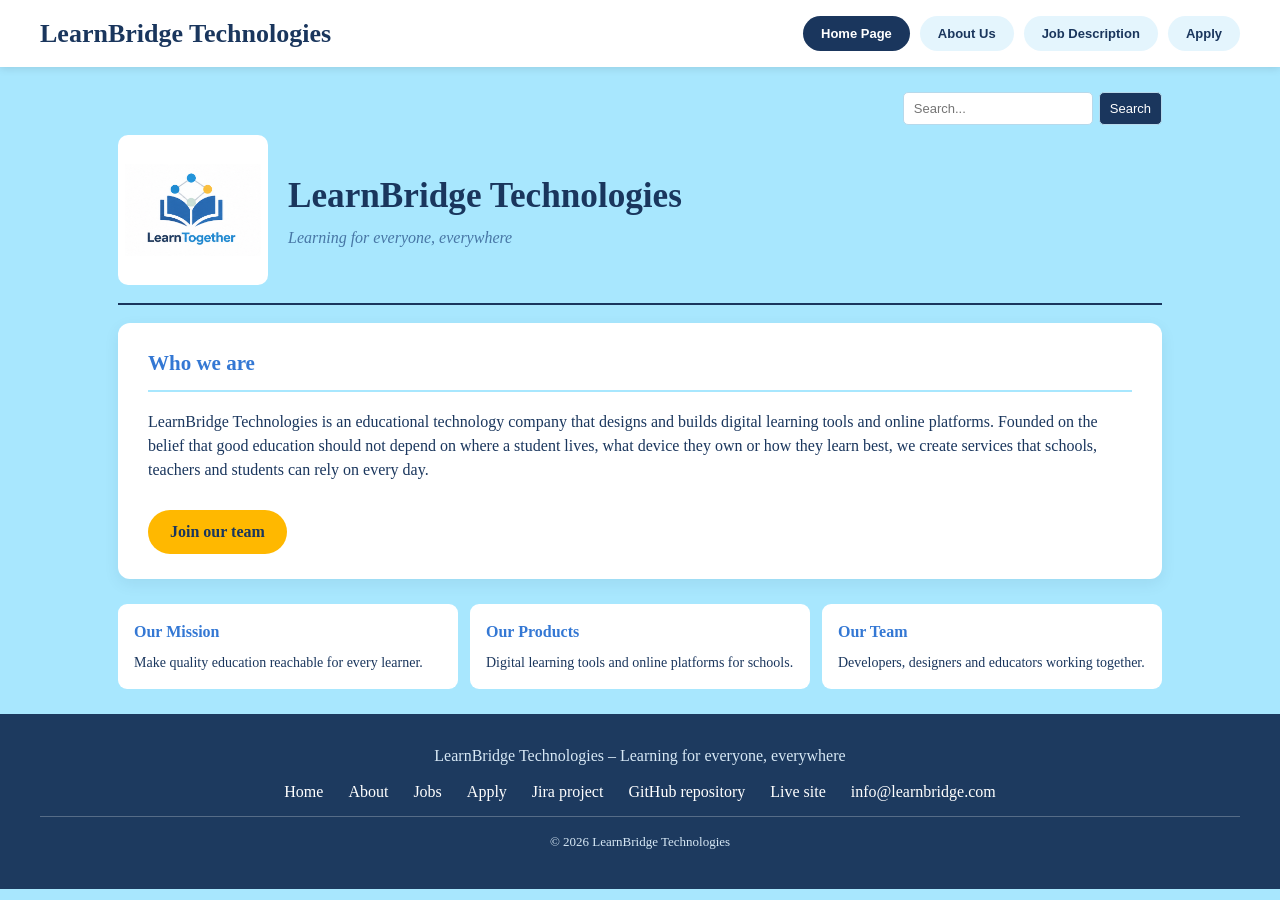
<file: index.html>
<!DOCTYPE html>
<html lang="en">
<head>
  <meta charset="UTF-8">
  <meta name="viewport" content="width=device-width, initial-scale=1">
  <meta name="description" content="LearnBridge Technologies builds digital learning tools for everyone.">
  <title>LearnBridge Technologies</title>
  <link rel="stylesheet" href="styles.css">
</head>
<body>
  <header class="navbar">
    <a class="logo" href="index.html">LearnBridge Technologies</a>
    <nav class="link" aria-label="Main navigation">
      <a href="index.html" class="button" aria-current="page">Home Page</a>
      <a href="about.html" class="button">About Us</a>
      <a href="jobs.html" class="button">Job Description</a>
      <a href="apply.html" class="button">Apply</a>
    </nav>
  </header>

  <main class="main">
    <div class="search-container">
      <input type="search" placeholder="Search..." class="search-input" aria-label="Search">
      <button type="button" class="search-input">Search</button>
    </div>

    <header class="hero">
      <img src="anhvscode.png" alt="LearnBridge logo">
      <div>
        <h1>LearnBridge Technologies</h1>
        <p class="slogan">Learning for everyone, everywhere</p>
      </div>
    </header>

    <hr class="hr">

    <section class="panel">
      <h2>Who we are</h2>
      <p>
        LearnBridge Technologies is an educational technology company that designs
        and builds digital learning tools and online platforms. Founded on the belief
        that good education should not depend on where a student lives, what device
        they own or how they learn best, we create services that schools, teachers
        and students can rely on every day.
      </p>
      <a href="jobs.html" class="join-button">Join our team</a>
    </section>

    <section class="cards">
      <div class="card">
        <h3>Our Mission</h3>
        <p>Make quality education reachable for every learner.</p>
      </div>
      <div class="card">
        <h3>Our Products</h3>
        <p>Digital learning tools and online platforms for schools.</p>
      </div>
      <div class="card">
        <h3>Our Team</h3>
        <p>Developers, designers and educators working together.</p>
      </div>
    </section>
  </main>

  <footer class="site-footer">
    <p>LearnBridge Technologies – Learning for everyone, everywhere</p>
    <ul class="footer-links">
      <li><a href="index.html">Home</a></li>
      <li><a href="about.html">About</a></li>
      <li><a href="jobs.html">Jobs</a></li>
      <li><a href="apply.html">Apply</a></li>
      <li><a href="https://swinburnestudent.atlassian.net/jira/software/projects/WWTP/boards/2">Jira project</a></li>
      <li><a href="https://github.com/DaoTuanNam29/Learnbridge-website">GitHub repository</a></li>
      <li><a href="https://daotuannam29.github.io/Learnbridge-website/">Live site</a></li>
      <li><a href="mailto:info@learnbridge.com">info@learnbridge.com</a></li>
    </ul>
    <p class="copyright">&copy; 2026 LearnBridge Technologies</p>
  </footer>
</body>
</html>
</file>
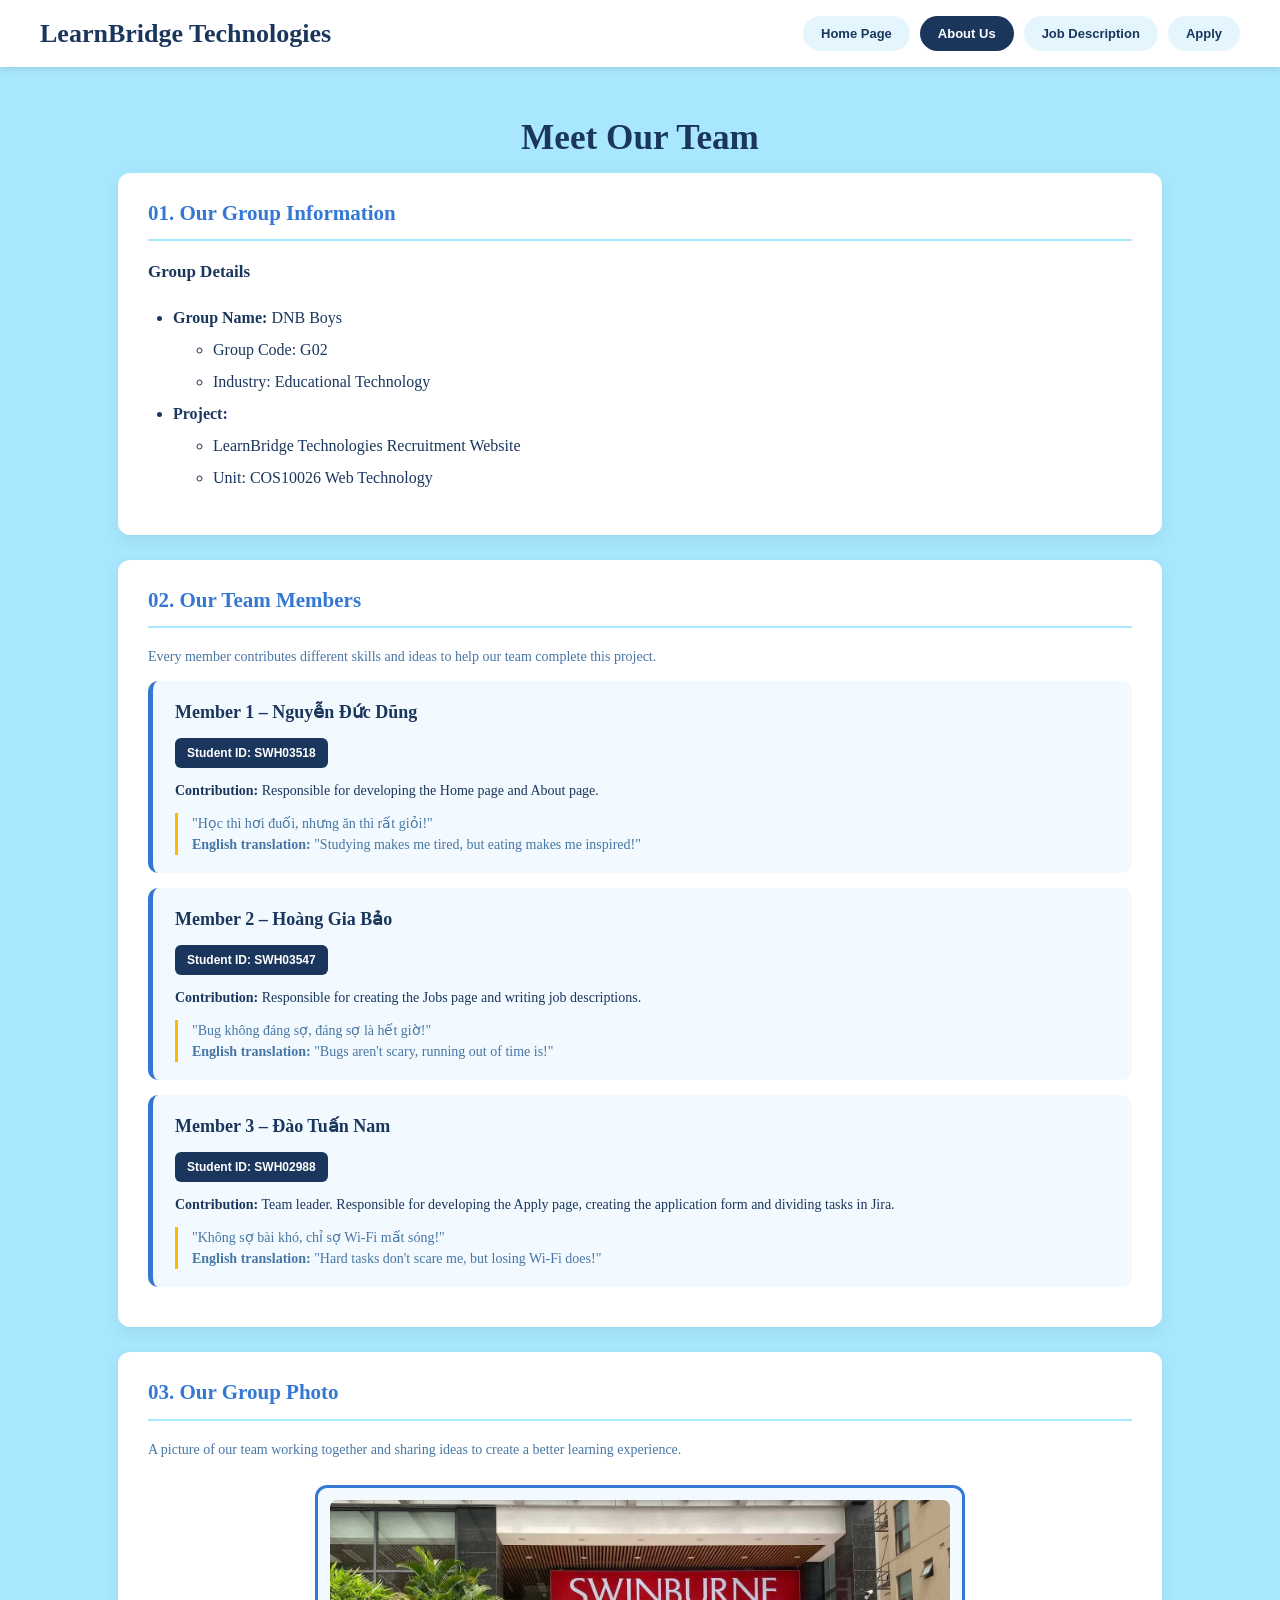
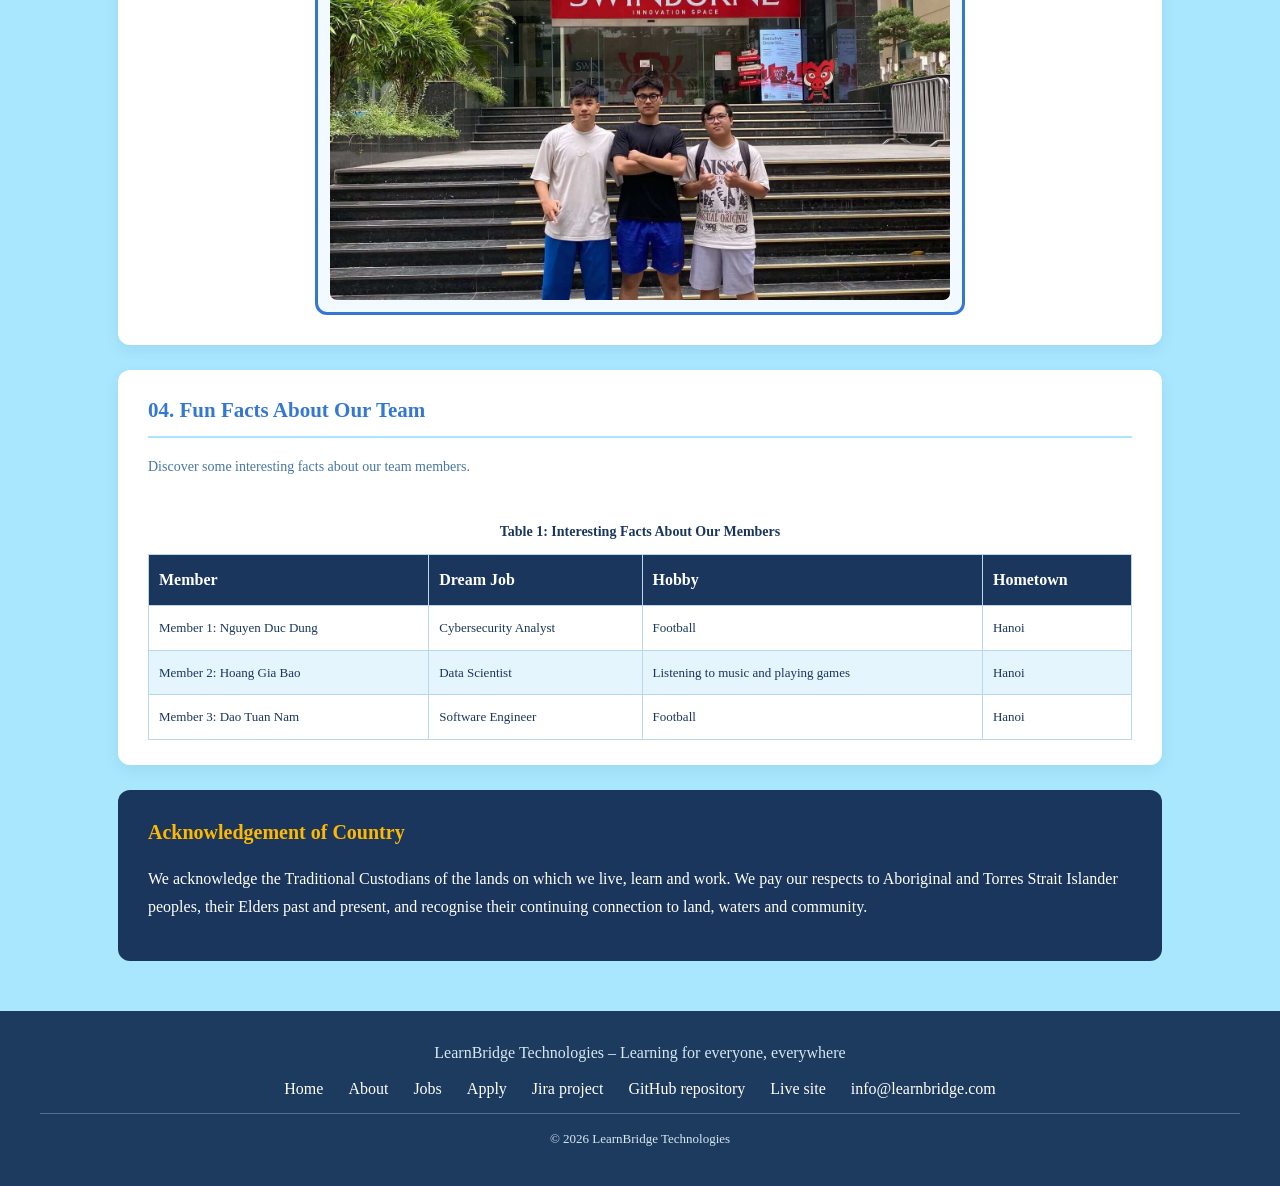
<file: about.html>
<!DOCTYPE html>
<html lang="en">
<head>
  <meta charset="UTF-8">
  <meta name="viewport" content="width=device-width, initial-scale=1">
  <meta name="description" content="Meet our team, learn about our contributions and discover our interests.">
  <title>About Us - LearnBridge Technologies</title>
  <link rel="stylesheet" href="styles.css">
</head>
<body>
  <header class="navbar">
    <a class="logo" href="index.html">LearnBridge Technologies</a>
    <nav class="link" aria-label="Main navigation">
      <a href="index.html" class="button">Home Page</a>
      <a href="about.html" class="button" aria-current="page">About Us</a>
      <a href="jobs.html" class="button">Job Description</a>
      <a href="apply.html" class="button">Apply</a>
    </nav>
  </header>

  <main class="main">
    <h1 class="page-title">Meet Our Team</h1>

    <section class="panel">
      <h2>01. Our Group Information</h2>
      <h3>Group Details</h3>
      <ul class="group-list">
        <li>
          <strong>Group Name:</strong> DNB Boys
          <ul>
            <li>Group Code: G02</li>
            <li>Industry: Educational Technology</li>
          </ul>
        </li>
        <li>
          <strong>Project:</strong>
          <ul>
            <li>LearnBridge Technologies Recruitment Website</li>
            <li>Unit: COS10026 Web Technology</li>
          </ul>
        </li>
      </ul>
    </section>

    <section class="panel">
      <h2>02. Our Team Members</h2>
      <p class="section-intro">
        Every member contributes different skills and ideas to help our team complete this project.
      </p>

      <dl class="member-list">
        <div class="member">
          <dt>Member 1 – Nguyễn Đức Dũng</dt>
          <dd>
            <span class="member-id">Student ID: SWH03518</span>
            <p><strong>Contribution:</strong> Responsible for developing the Home page and About page.</p>
            <blockquote class="team-quote">
              "Học thì hơi đuối, nhưng ăn thì rất giỏi!"<br>
              <strong>English translation:</strong>
              "Studying makes me tired, but eating makes me inspired!"
            </blockquote>
          </dd>
        </div>

        <div class="member">
          <dt>Member 2 – Hoàng Gia Bảo</dt>
          <dd>
            <span class="member-id">Student ID: SWH03547</span>
            <p><strong>Contribution:</strong> Responsible for creating the Jobs page and writing job descriptions.</p>
            <blockquote class="team-quote">
              "Bug không đáng sợ, đáng sợ là hết giờ!"<br>
              <strong>English translation:</strong>
              "Bugs aren't scary, running out of time is!"
            </blockquote>
          </dd>
        </div>

        <div class="member">
          <dt>Member 3 – Đào Tuấn Nam</dt>
          <dd>
            <span class="member-id">Student ID: SWH02988</span>
            <p>
              <strong>Contribution:</strong> Team leader. Responsible for developing the Apply page,
              creating the application form and dividing tasks in Jira.
            </p>
            <blockquote class="team-quote">
              "Không sợ bài khó, chỉ sợ Wi-Fi mất sóng!"<br>
              <strong>English translation:</strong>
              "Hard tasks don't scare me, but losing Wi-Fi does!"
            </blockquote>
          </dd>
        </div>
      </dl>
    </section>

    <section class="panel">
      <h2>03. Our Group Photo</h2>
      <p class="section-intro">
        A picture of our team working together and sharing ideas to create a better learning experience.
      </p>
      <figure class="group-photo">
        <img src="Groupimg.jpg" alt="The three members of our team together">
      </figure>
    </section>

    <section class="panel">
      <h2>04. Fun Facts About Our Team</h2>
      <p class="section-intro">Discover some interesting facts about our team members.</p>

      <div class="table-container">
        <table class="fun-facts">
          <caption>Table 1: Interesting Facts About Our Members</caption>
          <thead>
            <tr>
              <th scope="col">Member</th>
              <th scope="col">Dream Job</th>
              <th scope="col">Hobby</th>
              <th scope="col">Hometown</th>
            </tr>
          </thead>
          <tbody>
            <tr>
              <td>Member 1: Nguyen Duc Dung</td>
              <td>Cybersecurity Analyst</td>
              <td>Football</td>
              <td>Hanoi</td>
            </tr>
            <tr>
              <td>Member 2: Hoang Gia Bao</td>
              <td>Data Scientist</td>
              <td>Listening to music and playing games</td>
              <td>Hanoi</td>
            </tr>
            <tr>
              <td>Member 3: Dao Tuan Nam</td>
              <td>Software Engineer</td>
              <td>Football</td>
              <td>Hanoi</td>
            </tr>
          </tbody>
        </table>
      </div>
    </section>

    <section class="acknowledgement">
      <h2>Acknowledgement of Country</h2>
      <p>
        We acknowledge the Traditional Custodians of the lands on which we live, learn and work.
        We pay our respects to Aboriginal and Torres Strait Islander peoples, their Elders past
        and present, and recognise their continuing connection to land, waters and community.
      </p>
    </section>
  </main>

  <footer class="site-footer">
    <p>LearnBridge Technologies – Learning for everyone, everywhere</p>
    <ul class="footer-links">
      <li><a href="index.html">Home</a></li>
      <li><a href="about.html">About</a></li>
      <li><a href="jobs.html">Jobs</a></li>
      <li><a href="apply.html">Apply</a></li>
      <li><a href="https://swinburnestudent.atlassian.net/jira/software/projects/WWTP/boards/2">Jira project</a></li>
      <li><a href="https://github.com/DaoTuanNam29/Learnbridge-website">GitHub repository</a></li>
      <li><a href="https://daotuannam29.github.io/Learnbridge-website/">Live site</a></li>
      <li><a href="mailto:info@learnbridge.com">info@learnbridge.com</a></li>
    </ul>
    <p class="copyright">&copy; 2026 LearnBridge Technologies</p>
  </footer>
</body>
</html>
</file>
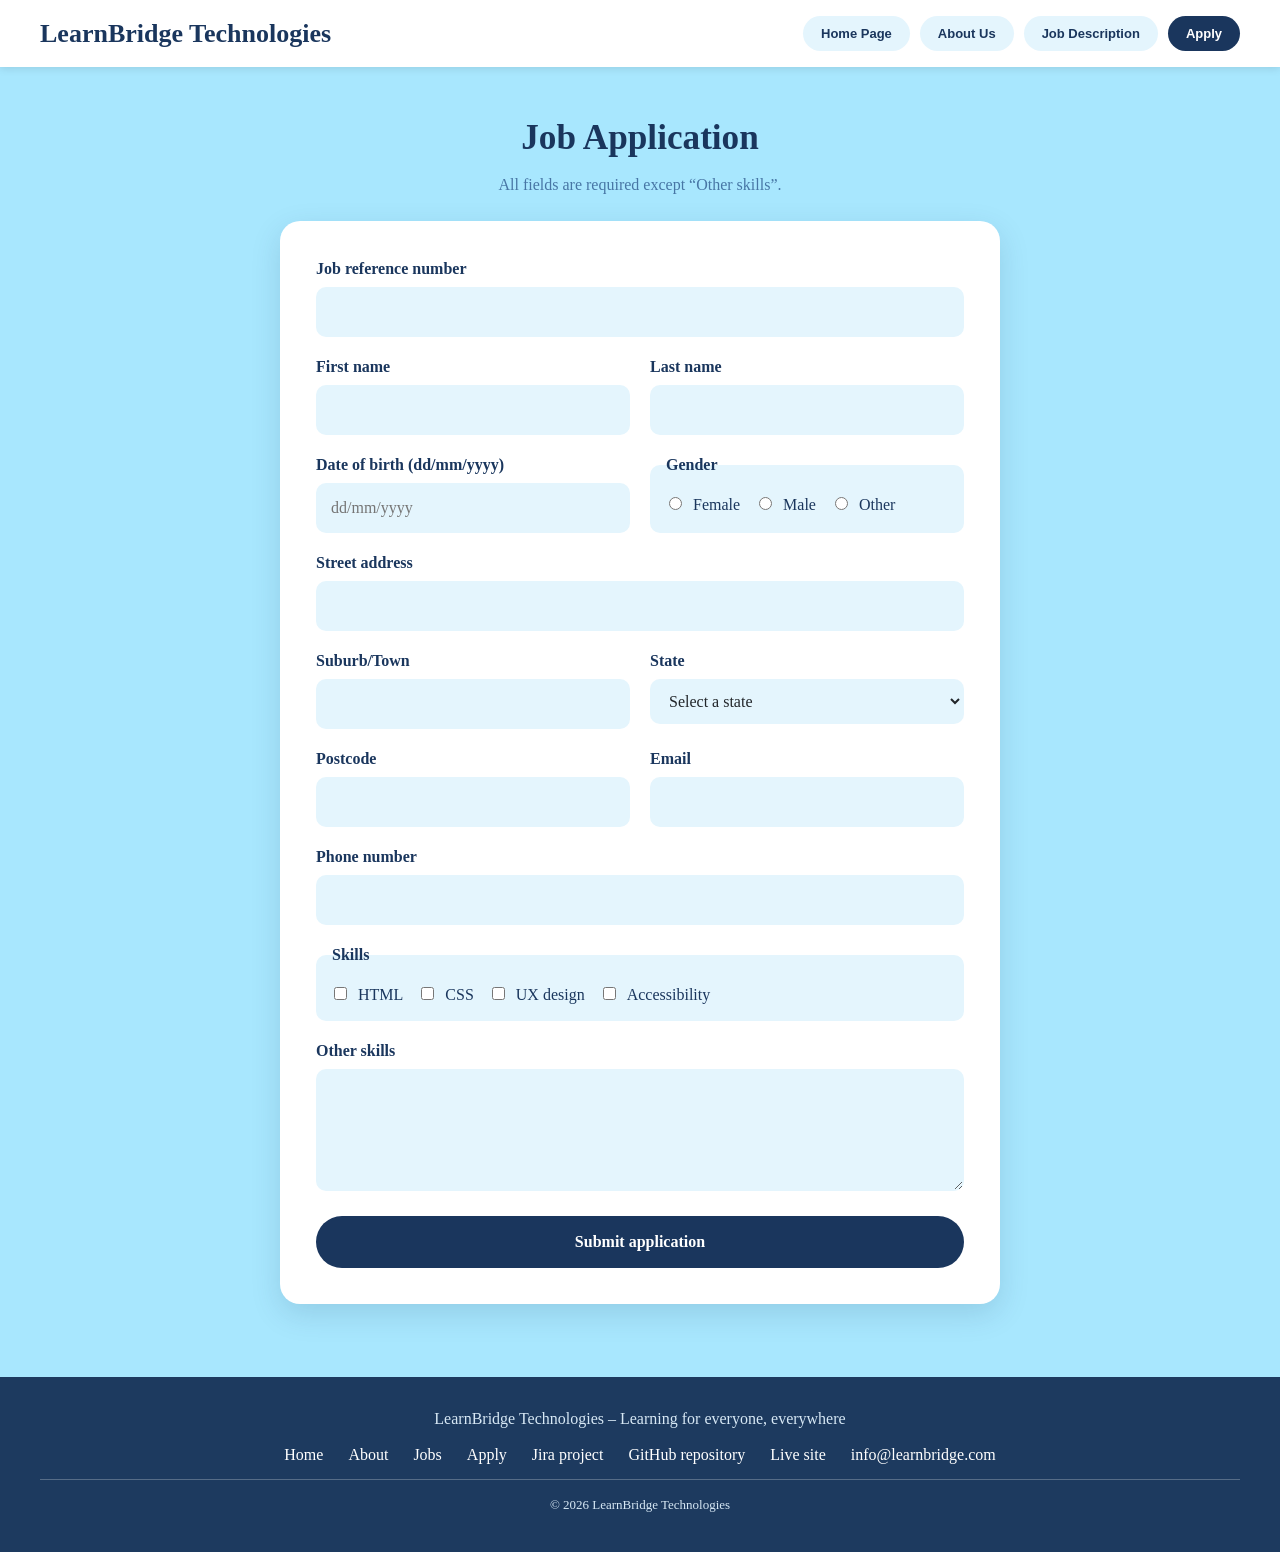
<file: apply.html>
<!DOCTYPE html>
<!--
  apply.html - Job application form
  Author: Dao Tuan Nam
  Acknowledgements: W3Schools (HTML forms, input pattern); Claude (Anthropic) used
  for reviewing and suggestions, which I checked and adapted myself.
-->
<html lang="en">
<head>
  <meta charset="UTF-8">
  <meta name="viewport" content="width=device-width, initial-scale=1">
  <meta name="description" content="Apply for a job at LearnBridge Technologies.">
  <title>Apply | LearnBridge Technologies</title>
  <link rel="stylesheet" href="styles.css">
</head>
<body>
  <header class="navbar">
    <a class="logo" href="index.html">LearnBridge Technologies</a>
    <nav class="link" aria-label="Main navigation">
      <a href="index.html" class="button">Home Page</a>
      <a href="about.html" class="button">About Us</a>
      <a href="jobs.html" class="button">Job Description</a>
      <a href="apply.html" class="button" aria-current="page">Apply</a>
    </nav>
  </header>

  <main class="main">
    <h1 class="page-title">Job Application</h1>
    <p class="page-note">All fields are required except “Other skills”.</p>

    <form class="apply-form" action="https://mercury.swin.edu.au/it000000/formtest.php" method="post">

      <div class="field full">
        <label for="ref">Job reference number</label>
        <input type="text" id="ref" name="ref" pattern="[A-Za-z0-9]{5}" maxlength="5" title="Exactly 5 letters or numbers" required>
      </div>

      <div class="field">
        <label for="first">First name</label>
        <input type="text" id="first" name="first" pattern="[A-Za-z]{1,20}" maxlength="20" title="Up to 20 letters only" required>
      </div>

      <div class="field">
        <label for="last">Last name</label>
        <input type="text" id="last" name="last" pattern="[A-Za-z]{1,20}" maxlength="20" title="Up to 20 letters only" required>
      </div>

      <div class="field">
        <label for="dob">Date of birth (dd/mm/yyyy)</label>
        <input type="text" id="dob" name="dob" pattern="\d{2}/\d{2}/\d{4}" placeholder="dd/mm/yyyy" title="Format: dd/mm/yyyy" required>
      </div>

      <fieldset class="field">
        <legend>Gender</legend>
        <input type="radio" id="female" name="gender" value="female" required>
        <label for="female">Female</label>
        <input type="radio" id="male" name="gender" value="male">
        <label for="male">Male</label>
        <input type="radio" id="other" name="gender" value="other">
        <label for="other">Other</label>
      </fieldset>

      <div class="field full">
        <label for="street">Street address</label>
        <input type="text" id="street" name="street" maxlength="40" required>
      </div>

      <div class="field">
        <label for="suburb">Suburb/Town</label>
        <input type="text" id="suburb" name="suburb" maxlength="40" required>
      </div>

      <div class="field">
        <label for="state">State</label>
        <select id="state" name="state" required>
          <option value="">Select a state</option>
          <option value="VIC">VIC</option>
          <option value="NSW">NSW</option>
          <option value="QLD">QLD</option>
          <option value="NT">NT</option>
          <option value="WA">WA</option>
          <option value="SA">SA</option>
          <option value="TAS">TAS</option>
          <option value="ACT">ACT</option>
        </select>
      </div>

      <div class="field">
        <label for="postcode">Postcode</label>
        <input type="text" id="postcode" name="postcode" pattern="[0-9]{4}" maxlength="4" title="Exactly 4 digits" required>
      </div>

      <div class="field">
        <label for="email">Email</label>
        <input type="email" id="email" name="email" required>
      </div>

      <div class="field full">
        <label for="phone">Phone number</label>
        <input type="tel" id="phone" name="phone" pattern="[0-9]{8,12}" title="8 to 12 digits" required>
      </div>

      <fieldset class="field full">
        <legend>Skills</legend>
        <input type="checkbox" id="html" name="skills[]" value="html">
        <label for="html">HTML</label>
        <input type="checkbox" id="css" name="skills[]" value="css">
        <label for="css">CSS</label>
        <input type="checkbox" id="design" name="skills[]" value="design">
        <label for="design">UX design</label>
        <input type="checkbox" id="access" name="skills[]" value="accessibility">
        <label for="access">Accessibility</label>
      </fieldset>

      <div class="field full">
        <label for="other-skills">Other skills</label>
        <textarea id="other-skills" name="other_skills" rows="4"></textarea>
      </div>

      <button type="submit" class="submit-btn">Submit application</button>
    </form>
  </main>

  <footer class="site-footer">
    <p>LearnBridge Technologies – Learning for everyone, everywhere</p>
    <ul class="footer-links">
      <li><a href="index.html">Home</a></li>
      <li><a href="about.html">About</a></li>
      <li><a href="jobs.html">Jobs</a></li>
      <li><a href="apply.html">Apply</a></li>
      <li><a href="https://swinburnestudent.atlassian.net/jira/software/projects/WWTP/boards/2">Jira project</a></li>
      <li><a href="https://github.com/DaoTuanNam29/Learnbridge-website">GitHub repository</a></li>
      <li><a href="https://daotuannam29.github.io/Learnbridge-website/">Live site</a></li>
      <li><a href="mailto:info@learnbridge.com">info@learnbridge.com</a></li>
    </ul>
    <p class="copyright">&copy; 2026 LearnBridge Technologies</p>
  </footer>
</body>
</html>
</file>
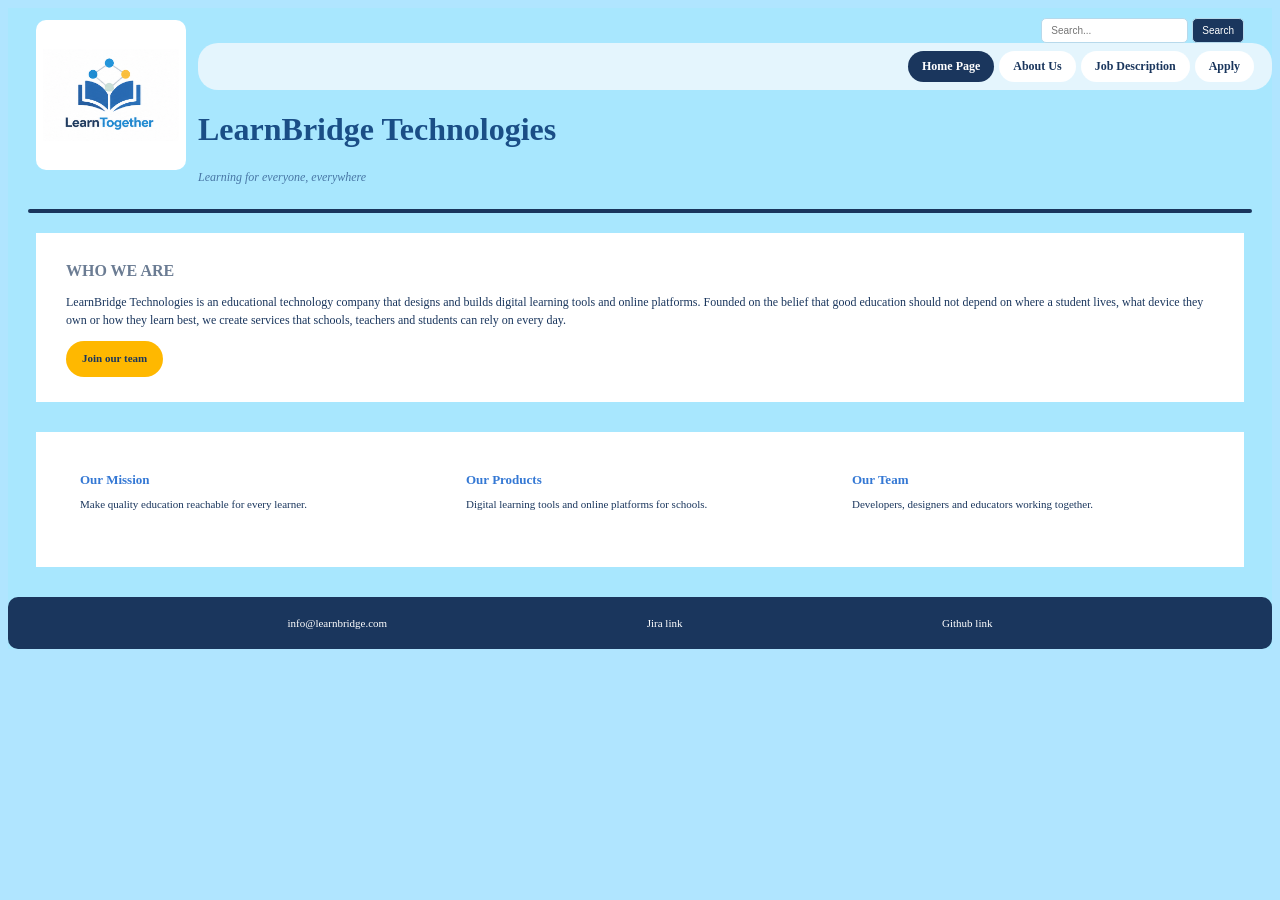
<file: home.html>
<!DOCTYPE html>
<html lang="en">
<head>
    <meta charset="UTF-8">
    <title>LearnBridge Technologies</title>
    <link rel="stylesheet" href="project.css">
</head>
  <img class="image" src="anhvscode.png"alt="LearnTogether logo">

<body>
    <main class="main">

        <div class="search-container">
            <input
                type="search"
                placeholder="Search..."
                class="search-input"
                aria-label="Search"
            >
            <button type="button" class="search-input">Search</button>
        </div>

        <nav class="button">
            <a href="home.html">Home Page</a>
            <a href="about.html">About Us</a>
            <a href="jobs.html">Job Description</a>
            <a href="apply.html">Apply</a>
        </nav>

        <header>
            <h1 class="header">
                <strong>LearnBridge Technologies</strong>
            </h1>

            <p class="slogan">
                Learning for everyone, everywhere
            </p>
        </header>
        <hr class="hr">
        <section class="des">
            <h2 class="h2">Who we are</h2>
            <p class="p">
                LearnBridge Technologies is an educational technology
                company that designs and builds digital learning tools
                and online platforms. Founded on the belief that good
                education should not depend on where a student lives,
                what device they own or how they learn best, we create
                services that schools, teachers and students can rely
                on every day.
            </p>
            <a href="about.html" class="join-button">
                Join our team
            </a>
        </section>

        <section class="cards">

            <div class="card">
                <h3>Our Mission</h3>
                <p>
                    Make quality education reachable for every learner.
                </p>
            </div>
            <div class="card">
                <h3>Our Products</h3>
                <p>
                    Digital learning tools and online platforms for schools.
                </p>
            </div>
            <div class="card">
                <h3>Our Team</h3>
                <p>
                    Developers, designers and educators working together.
                </p>
            </div>

        </section>

        <footer class="footer">
            <a href="mailto:info@learnbridge.com">
                info@learnbridge.com
            </a>
            <a href="https://swinburnestudent.atlassian.net/jira/software/projects/WWTP/boards/2/timeline?atlOrigin=eyJpIjoiMzZlZGVlNWE4YjQzNDA5YmFjNWRhMWI3NmQ0OTIwNTEiLCJwIjoiaiJ9">
                Jira link
            </a>
           <a href="https://github.com/DaoTuanNam29/Learnbridge-website.git">Github link </a>

    </main>
</body>
</html>
</file>
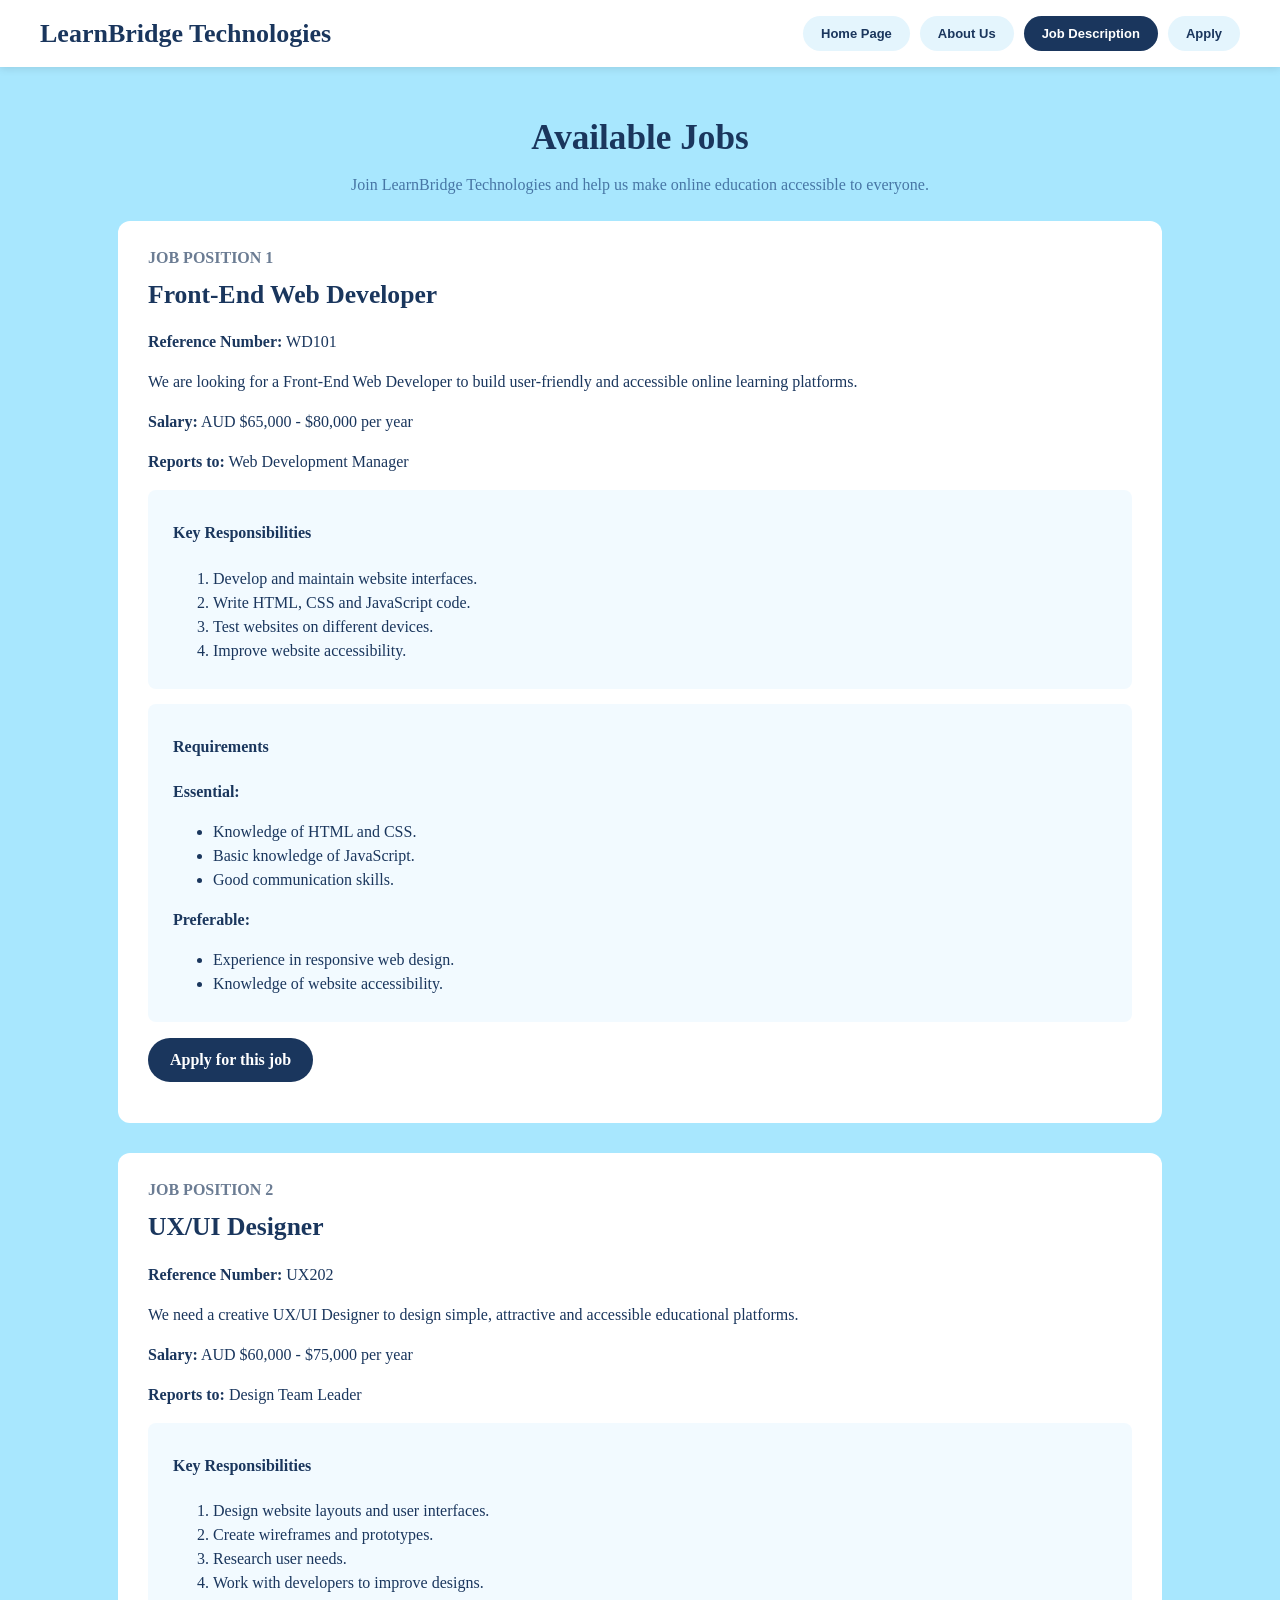
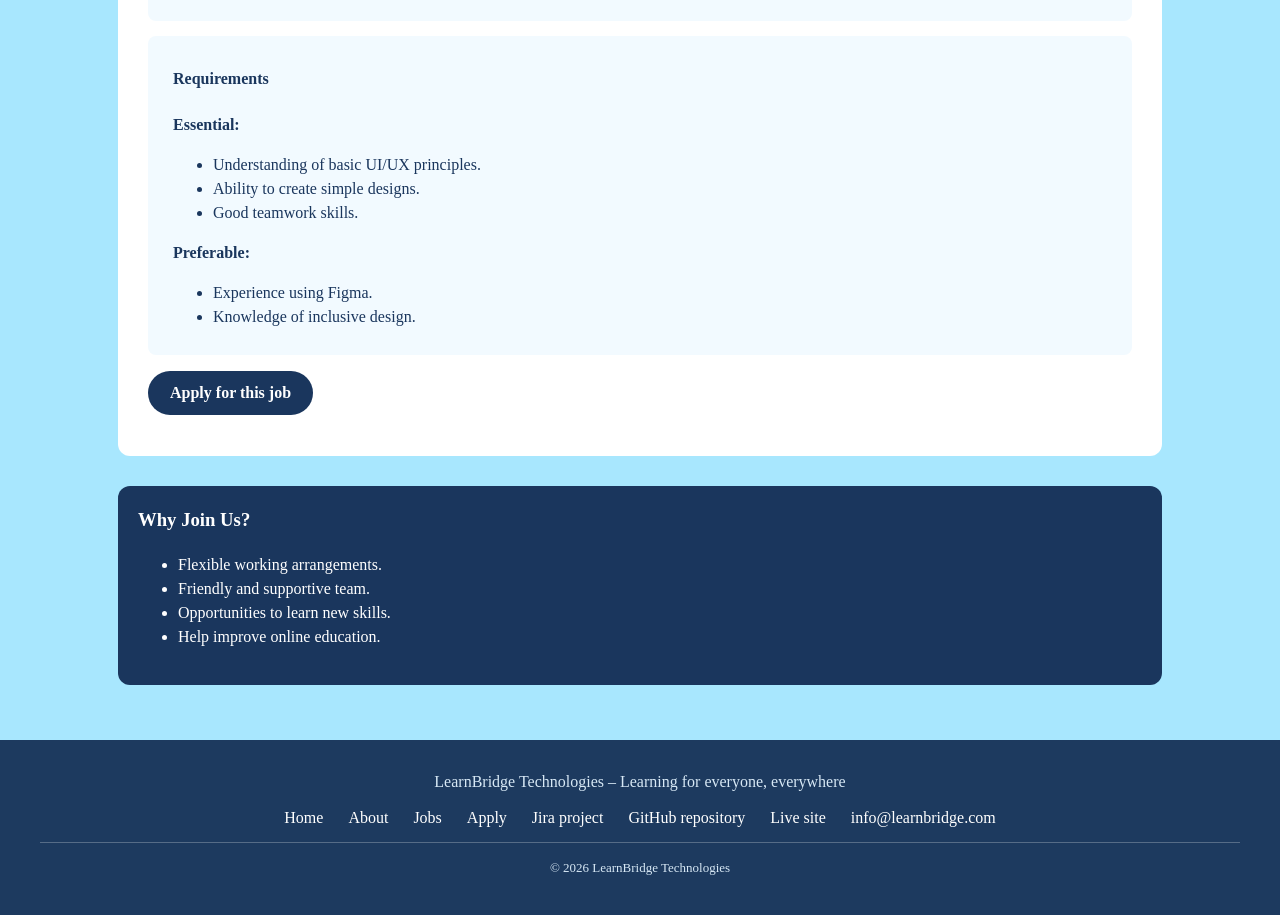
<file: jobs.html>
<!DOCTYPE html>
<html lang="en">
<head>
  <meta charset="UTF-8">
  <meta name="viewport" content="width=device-width, initial-scale=1">
  <meta name="description" content="Available job positions at LearnBridge Technologies.">
  <title>Job Description - LearnBridge Technologies</title>
  <link rel="stylesheet" href="styles.css">
</head>
<body>
  <header class="navbar">
    <a class="logo" href="index.html">LearnBridge Technologies</a>
    <nav class="link" aria-label="Main navigation">
      <a href="index.html" class="button">Home Page</a>
      <a href="about.html" class="button">About Us</a>
      <a href="jobs.html" class="button" aria-current="page">Job Description</a>
      <a href="apply.html" class="button">Apply</a>
    </nav>
  </header>

  <main class="main">
    <h1 class="page-title">Available Jobs</h1>
    <p class="page-note">Join LearnBridge Technologies and help us make online education accessible to everyone.</p>

    <section class="job">
      <h2>Job Position 1</h2>
      <h3>Front-End Web Developer</h3>
      <p><strong>Reference Number:</strong> WD101</p>
      <p>We are looking for a Front-End Web Developer to build user-friendly and accessible online learning platforms.</p>
      <p><strong>Salary:</strong> AUD $65,000 - $80,000 per year</p>
      <p><strong>Reports to:</strong> Web Development Manager</p>

      <section>
        <h4>Key Responsibilities</h4>
        <ol>
          <li>Develop and maintain website interfaces.</li>
          <li>Write HTML, CSS and JavaScript code.</li>
          <li>Test websites on different devices.</li>
          <li>Improve website accessibility.</li>
        </ol>
      </section>

      <section>
        <h4>Requirements</h4>
        <p><strong>Essential:</strong></p>
        <ul>
          <li>Knowledge of HTML and CSS.</li>
          <li>Basic knowledge of JavaScript.</li>
          <li>Good communication skills.</li>
        </ul>
        <p><strong>Preferable:</strong></p>
        <ul>
          <li>Experience in responsive web design.</li>
          <li>Knowledge of website accessibility.</li>
        </ul>
      </section>

      <p><a href="apply.html" class="apply-button">Apply for this job</a></p>
    </section>

    <section class="job">
      <h2>Job Position 2</h2>
      <h3>UX/UI Designer</h3>
      <p><strong>Reference Number:</strong> UX202</p>
      <p>We need a creative UX/UI Designer to design simple, attractive and accessible educational platforms.</p>
      <p><strong>Salary:</strong> AUD $60,000 - $75,000 per year</p>
      <p><strong>Reports to:</strong> Design Team Leader</p>

      <section>
        <h4>Key Responsibilities</h4>
        <ol>
          <li>Design website layouts and user interfaces.</li>
          <li>Create wireframes and prototypes.</li>
          <li>Research user needs.</li>
          <li>Work with developers to improve designs.</li>
        </ol>
      </section>

      <section>
        <h4>Requirements</h4>
        <p><strong>Essential:</strong></p>
        <ul>
          <li>Understanding of basic UI/UX principles.</li>
          <li>Ability to create simple designs.</li>
          <li>Good teamwork skills.</li>
        </ul>
        <p><strong>Preferable:</strong></p>
        <ul>
          <li>Experience using Figma.</li>
          <li>Knowledge of inclusive design.</li>
        </ul>
      </section>

      <p><a href="apply.html" class="apply-button">Apply for this job</a></p>
    </section>

    <aside>
      <h3>Why Join Us?</h3>
      <ul>
        <li>Flexible working arrangements.</li>
        <li>Friendly and supportive team.</li>
        <li>Opportunities to learn new skills.</li>
        <li>Help improve online education.</li>
      </ul>
    </aside>
  </main>

  <footer class="site-footer">
    <p>LearnBridge Technologies – Learning for everyone, everywhere</p>
    <ul class="footer-links">
      <li><a href="index.html">Home</a></li>
      <li><a href="about.html">About</a></li>
      <li><a href="jobs.html">Jobs</a></li>
      <li><a href="apply.html">Apply</a></li>
      <li><a href="https://swinburnestudent.atlassian.net/jira/software/projects/WWTP/boards/2">Jira project</a></li>
      <li><a href="https://github.com/DaoTuanNam29/Learnbridge-website">GitHub repository</a></li>
      <li><a href="https://daotuannam29.github.io/Learnbridge-website/">Live site</a></li>
      <li><a href="mailto:info@learnbridge.com">info@learnbridge.com</a></li>
    </ul>
    <p class="copyright">&copy; 2026 LearnBridge Technologies</p>
  </footer>
</body>
</html>
</file>
<file: styles.css>
/* ===== LearnBridge Technologies - shared stylesheet ===== */
:root {
    --navy: #1A365D;
    --navy-dark: #132a47;
    --blue: #3478D4;
    --muted: #4776A5;
    --sky: #A8E7FE;
    --pale: #E4F5FD;
    --paler: #F2FAFF;
    --gold: #FFB800;
    --white: #fff;
}

* { box-sizing: border-box; }

body {
    margin: 0;
    background-color: var(--sky);
    color: var(--navy);
    font-family: Georgia, serif;
    line-height: 1.5;
}

a { color: inherit; }
h1, h2, h3, h4 { color: var(--navy); }

/* ----- Header / navigation (all pages) ----- */
.navbar {
    display: flex;
    justify-content: space-between;
    align-items: center;
    flex-wrap: wrap;
    gap: 12px;
    padding: 14px 40px;
    background-color: var(--white);
    box-shadow: 0 2px 8px rgba(0, 0, 0, 0.1);
}

.logo {
    display: flex;
    align-items: center;
    gap: 10px;
    font-size: 26px;
    font-weight: bold;
    color: var(--navy);
    text-decoration: none;
}

.logo img { width: 40px; height: 40px; object-fit: contain; }

.link { display: flex; flex-wrap: wrap; gap: 10px; }

.button {
    display: inline-block;
    padding: 8px 18px;
    border-radius: 20px;
    background-color: var(--pale);
    color: var(--navy);
    font-family: Arial, sans-serif;
    font-size: 13px;
    font-weight: bold;
    text-decoration: none;
    white-space: nowrap;
    transition: background-color 0.2s;
}

.button:hover { background-color: var(--gold); }
.button[aria-current="page"] { background-color: var(--navy); color: var(--white); }

/* ----- Layout ----- */
.main {
    max-width: 1100px;
    margin: 0 auto;
    padding: 25px 28px;
}

.page-title { text-align: center; font-size: 2.2rem; margin: 20px 0 8px; }
.page-note { text-align: center; color: var(--muted); margin: 0 0 24px; }

.panel {
    background-color: var(--white);
    padding: 25px 30px;
    margin-bottom: 25px;
    border-radius: 12px;
    box-shadow: 0 5px 15px rgba(29, 58, 95, 0.08);
}

.panel > h2 {
    margin: 0 0 18px;
    padding-bottom: 10px;
    border-bottom: 2px solid var(--sky);
    color: var(--blue);
    font-size: 21px;
}

.panel h3 { font-size: 17px; }
.section-intro { color: var(--muted); font-size: 14px; }

.primary-btn, .apply-button, .join-button {
    display: inline-block;
    padding: 10px 22px;
    border-radius: 25px;
    background-color: var(--navy);
    color: var(--white);
    font-weight: bold;
    text-decoration: none;
}

.primary-btn:hover, .apply-button:hover { background-color: var(--blue); }
.join-button { background-color: var(--gold); color: var(--navy); margin-top: 12px; }
.join-button:hover { background-color: #F5A900; }

/* ----- Home page ----- */
.search-container { display: flex; justify-content: flex-end; gap: 6px; margin-bottom: 10px; }

.search-input {
    padding: 8px 10px;
    border: 1px solid #B7D9EB;
    border-radius: 5px;
    background-color: var(--white);
    color: var(--navy);
    font-size: 13px;
}

button.search-input { background-color: var(--navy); color: var(--white); cursor: pointer; }

.hero {
    display: flex;
    align-items: center;
    gap: 20px;
    margin-bottom: 10px;
}

.hero img {
    width: 150px;
    height: 150px;
    object-fit: contain;
    padding: 7px;
    background-color: var(--white);
    border-radius: 10px;
}

.hero h1 { margin: 0; font-size: 2.2rem; }
.slogan { margin: 4px 0 0; color: var(--muted); font-style: italic; }

.hr { border: 0; border-top: 2px solid var(--navy); margin: 18px 0; }

.cards { display: grid; grid-template-columns: repeat(3, 1fr); gap: 12px; }

.card {
    background-color: var(--white);
    border-radius: 9px;
    padding: 16px;
}

.card h3 { margin: 0 0 8px; color: var(--blue); font-size: 16px; }
.card p { margin: 0; font-size: 14px; }

/* ----- Jobs page ----- */
.job { background-color: var(--white); padding: 25px 30px; margin-bottom: 30px; border-radius: 12px; }
.job > h2 { margin: 0; color: #6b7c93; font-size: 1rem; text-transform: uppercase; }
.job > h3 { margin: 6px 0 12px; font-size: 1.6rem; }
.job section { background-color: var(--paler); padding: 10px 25px; margin-top: 15px; border-radius: 8px; }

aside {
    background-color: var(--navy);
    color: var(--white);
    padding: 20px;
    margin-bottom: 30px;
    border-radius: 12px;
}

aside h3 { color: var(--white); margin-top: 0; }

/* ----- Apply form ----- */
.apply-form {
    display: flex;
    flex-wrap: wrap;
    justify-content: space-between;
    max-width: 720px;
    margin: 24px auto 48px;
    padding: 36px 36px 18px;
    background-color: var(--white);
    border-radius: 20px;
    box-shadow: 0 10px 30px rgba(29, 58, 95, 0.15);
}

.field { flex-basis: calc(50% - 10px); min-width: 0; margin: 0 0 18px; }
.field.full { flex-basis: 100%; }

.field > label, .field > legend { display: block; margin-bottom: 6px; font-weight: bold; }

.apply-form input[type="text"],
.apply-form input[type="email"],
.apply-form input[type="tel"],
.apply-form select,
.apply-form textarea {
    width: 100%;
    padding: 12px 14px;
    font: inherit;
    color: #212529;
    background-color: var(--pale);
    border: 1.5px solid transparent;
    border-radius: 10px;
}

.apply-form textarea { resize: vertical; min-height: 100px; }

.apply-form input:focus, .apply-form select:focus, .apply-form textarea:focus {
    outline: none;
    background-color: var(--white);
    border-color: var(--navy);
}

.apply-form fieldset {
    min-width: 0;
    margin: 0 0 18px;
    padding: 10px 14px 14px;
    background-color: var(--pale);
    border: none;
    border-radius: 10px;
}

.apply-form fieldset label { display: inline-block; margin: 0 10px 0 4px; white-space: nowrap; font-weight: normal; }

.submit-btn {
    flex-basis: 100%;
    padding: 14px;
    margin-bottom: 18px;
    font: inherit;
    font-weight: bold;
    color: var(--white);
    background-color: var(--navy);
    border: none;
    border-radius: 999px;
    cursor: pointer;
}

.submit-btn:hover { background-color: var(--navy-dark); }

/* ----- About page ----- */
.group-list { line-height: 2; padding-left: 25px; }
.member-list { margin: 0; }

.member {
    background-color: var(--paler);
    padding: 18px 22px;
    margin-bottom: 15px;
    border-radius: 10px;
    border-left: 5px solid var(--blue);
}

.member dt { margin-bottom: 12px; font-size: 18px; font-weight: bold; }
.member dd { margin-left: 0; font-size: 14px; }
.member p { margin: 12px 0; }

.member-id {
    display: inline-block;
    padding: 6px 12px;
    background-color: var(--navy);
    color: var(--white);
    border-radius: 6px;
    font-family: Arial, sans-serif;
    font-size: 12px;
    font-weight: bold;
}

.team-quote { margin: 12px 0 0; padding-left: 14px; border-left: 3px solid var(--gold); color: var(--muted); }

.group-photo {
    max-width: 650px;
    margin: 25px auto 5px;
    padding: 12px;
    background-color: var(--paler);
    border: 3px solid var(--blue);
    border-radius: 12px;
}

.group-photo img { display: block; width: 100%; max-height: 400px; object-fit: cover; border-radius: 7px; }

.table-container { width: 100%; overflow-x: auto; }
.fun-facts { width: 100%; border-collapse: collapse; margin-top: 18px; background-color: var(--white); }
.fun-facts caption { padding: 12px; font-size: 14px; font-weight: bold; }
.fun-facts th { padding: 13px 10px; text-align: left; background-color: var(--navy); color: var(--white); border: 1px solid #B7D9EB; }
.fun-facts td { padding: 12px 10px; font-size: 13px; border: 1px solid #B7D9EB; }
.fun-facts tbody tr:nth-child(even) { background-color: var(--pale); }
.fun-facts tbody tr:hover { background-color: var(--gold); }

.acknowledgement {
    background-color: var(--navy);
    color: var(--white);
    padding: 25px 30px;
    margin-bottom: 25px;
    border-radius: 12px;
    line-height: 1.7;
}

.acknowledgement h2 { margin-top: 0; color: var(--gold); font-size: 20px; }

/* ----- Footer (all pages) ----- */
.site-footer { padding: 30px 40px; background-color: #1D3A5F; color: #D7E8F5; text-align: center; }
.site-footer p { margin: 0 0 8px; }
.footer-links { display: flex; justify-content: center; flex-wrap: wrap; gap: 8px 25px; margin: 12px 0; padding: 0; list-style: none; }
.site-footer a { color: var(--white); text-decoration: none; }
.site-footer a:hover { color: var(--gold); text-decoration: underline; }
.copyright { margin-top: 16px; padding-top: 15px; border-top: 1px solid rgba(255, 255, 255, 0.25); font-size: 13px; }

/* ----- Responsive ----- */
@media (max-width: 640px) {
    .navbar { justify-content: center; padding: 14px; }
    .link { justify-content: center; }
    .main { padding: 15px 10px; }
    .hero { flex-direction: column; text-align: center; }
    .cards { grid-template-columns: 1fr; }
    .page-title { font-size: 1.8rem; }
    .panel, .job { padding: 20px 15px; }
    .apply-form { padding: 24px 24px 6px; margin-left: 10px; margin-right: 10px; }
    .field { flex-basis: 100%; }
    .fun-facts { min-width: 550px; }
}
</file>
<file: project.css>
* {
    box-sizing: border-box;
}

body {
    margin: 0;
    padding: 8px;
    background-color: #1a1a1a;
    font-family: Arial, sans-serif;
    color: #1A365D;
}


.button {
    display: flex;
    justify-content: flex-end;
    align-items: center;
    gap: 5px;
    flex-wrap: wrap;
    padding: 8px 28px 0;
}

.button a {
    background-color: white;
    color:  #1A365D;
    padding: 8px 14px;
    border-radius: 20px;
    margin-right: 0;
    font-size: 12px;
    text-decoration: none;
    float: none;
}

.button a:first-of-type {
    background-color: #1A365D;
    color: white;
}

.button a:hover {
    background-color: #FFB800;
    color: #1A365D;
}

.search-container {
    display: flex;
    justify-content: flex-end;
    align-items: center;
    gap: 4px;
    padding: 10px 28px 0;
    color: #1A365D;
}

.search-input {
    padding: 6px 9px;
    border: 1px solid #B7D9EB;
    border-radius: 5px;
    background-color: white;
    color: #1A365D;
    font-size: 10px;
}

.search-container button {
    background-color: #1A365D;
    color: white;
    cursor: pointer;
}

.image {
    float: left;
    width: 150px;
    height: 150px;
    object-fit: contain;
    background-color: white;
    margin: 12px 12px 10px 28px;
    padding: 7px;
    border-radius: 10px;
}

.header {
    text-align: left;
    background-color: rgb(168, 231, 254);
    font-family: Garamond, serif;
}
.des {
    font-size: 20px;
    color: #1A365D;
    font-size: 30px;
    font-family: Georgia, serif;
    background-color: #A8E7FE;
    margin: 24px 0 4px;
    padding-top: 0;
    background-color: transparent;
}

.slogan {
    font-size: 12px;
    font-style: italic;
    color: #4776A5;
    text-align: left;
    background-color: #A8E7FE;
    font-family: Garamond, serif;
    margin: 0;
    padding-bottom: 4px;
    background-color: transparent;
}

h1.header,
p.slogan {
    margin-left: 0;
}

.hr {
    border: 0;
    border-top: 2px solid #1A365D;
    margin: 12px 28px;
    border-radius: 5px;
    clear: both;
}

.des {
    font-size: 12px;
    line-height: 1.6;
    color: #1A365D;
    margin: 0 28px;
    background-color: white;
    text-align: left;
    border: 20px rgb(168, 231, 254);
    padding: 30px 40px;
}

.hr {
    border: 2px solid #1A365D;
    margin: 20px;
    border-radius: 5px;
}
.footer a{
    background-color:#1A365D;
    color:white;
    font-size: 18px;
    border: 20px solid #1A365D;
}
.footer{
    justify-content: space-evenly;
    display: flex;
    border: 20px solid #1A365D;
    background-color:#1A365D;
    border: none; 
    padding: 20px 20px;
    border-radius: 10px;
}

.h2 {
    color: #1A365D;
    text-align: left;
    background-color: transparent;
    font-family: Georgia, serif;
    font-size: 18px;
    margin: 0 0 10px;
}

.p {
    font-size: 12px;
    line-height: 1.5;
    text-align: left;
    background-color: transparent;
    font-family: Garamond, serif;
    margin: 0;
}

.join-button {
    display: inline-block;
    margin-top: 12px;
    padding: 9px 16px;
    background-color: #FFB800;
    color: #1A365D;
    border-radius: 20px;
    font-size: 11px;
    font-weight: bold;
    text-decoration: none;
}

.join-button:hover {
    background-color: #F5A900;
}

.cards {
    display: grid;
    grid-template-columns: repeat(3, minmax(0, 1fr));
    gap: 10px;
    margin: 12px 28px 24px;
}

.card {
    background-color: white;
    border-radius: 9px;
    padding: 15px 14px;
    min-height: 85px;
}

.card h3 {
    color: #3478D4;
    font-size: 13px;
    margin: 0 0 8px;
}

.card p {
    color: #1A365D;
    font-size: 11px;
    line-height: 1.5;
    margin: 0;
}

.footer a {
    background-color: transparent;
    color: white;
    font-size: 11px;
    border: none;
    padding: 0;
    text-decoration: none;
}

.footer a:hover {
    text-decoration: underline;
}

@media (max-width: 600px) {
    .button {
        padding: 10px;
        justify-content: center;
    }
    .search-container {
        padding: 10px;
    }
    .image {
        margin-left: 10px;
    }
    .header {
        font-size: 23px;
        margin-top: 22px;
    }
    .hr {
        margin: 12px 10px;
    }
    .des {
        margin: 0 10px;
        padding: 16px;
    }
    .cards {
        grid-template-columns: 1fr;
        margin: 12px 10px 20px;
    }

    .footer {
        flex-direction: column;
    }
}
.main,body{
    background-color: rgb(168, 231, 254);
}
.navbar{
    display: flex;
    justify-content: space-between;
    align-items: center;
    padding: 14px 40px;
    background-color: white;
    box-shadow: 0 2px 8px rgba(0,0,0,0.1);
}

.logo{
    font-size: 26px;
    font-weight: bold;
    color: #10316b;
}

.link{
    display: flex;
    align-items: center;
    gap: 10px;
}

.button{
    padding: 8px 18px;
    border-radius: 20px;
    background-color: #e4f5fd;
    color: #10316b;
    font-weight: bold;
    white-space: nowrap;
    transition: background-color 0.2s;
}

.h1{
    text-align: left;
    margin-left: 40px;
    color:#1a4e86;
    font-size: 30px;
    font-family: Georgia, serif;
    background-color: rgb(168, 231, 254);
}
.page-title{
    text-align: center;
    margin: 0 0 8px;
    padding: 30px 40px 0;
    color: #10316b;
}

.page-note{
    text-align: center;
    font-size: 20px;
    margin: 0 0 24px;
    color: #1A365D;
    font-family: Garamond, serif;
}

.apply-form{
    display: flex;
    flex-wrap: wrap;
    justify-content: space-between;
    box-sizing: border-box;
    width: calc(100% - 40px);
    max-width: 720px;
    margin: 24px auto 48px;
    padding: 36px 36px 18px;
    background-color: white;
    border-radius: 20px;
    box-shadow: 0 10px 30px rgba(29, 58, 95, 0.15);
}

.field{
    flex-basis: calc(50% - 10px);   
    min-width: 0;
    margin: 0 0 18px;
}

.apply-form > :nth-child(1),
.apply-form > :nth-child(6),
.apply-form > :nth-child(11),
.apply-form > :nth-child(12),
.apply-form > :nth-child(13),
.apply-form > .submit-btn{
    flex-basis: 100%;
}

.field > label,
.field > legend{
    display: block;
    margin-bottom: 6px;
    font-weight: bold;
    color: #1d3a5f;
}

.apply-form input[type="text"],
.apply-form input[type="email"],
.apply-form input[type="tel"],
.apply-form select,
.apply-form textarea{
    width: 100%;
    padding: 12px 14px;
    font: inherit;
    color: #212529;
    background-color: #e4f5fd;
    border: 1.5px solid transparent;
    border-radius: 10px;
    box-sizing: border-box;
}

.apply-form textarea{
    resize: vertical;
    min-height: 100px;
}

.apply-form input:focus,
.apply-form select:focus,
.apply-form textarea:focus{
    outline: none;
    background-color: white;
    border-color: #1d3a5f;
}

.apply-form fieldset{
    box-sizing: border-box;
    min-width: 0;
    margin-top: 0;
    margin-left: 0;
    margin-right: 0;
    padding: 10px 14px 14px;
    background-color: #e4f5fd;
    border: none;
    border-radius: 10px;
}

.apply-form fieldset label{
    display: inline-block;
    margin: 0 10px 0 4px;
    white-space: nowrap;
    font-weight: normal;
}

.submit-btn{
    padding: 14px;
    margin-bottom: 18px;
    font: inherit;
    font-weight: bold;
    color: white;
    background-color: #1d3a5f;
    border: none;
    border-radius: 999px;
    cursor: pointer;
}

.submit-btn:hover{
    background-color: #132a47;
}

.site-footer{
    padding: 32px 40px 24px;
    background-color: #1d3a5f;
    color: #d7e8f5;
    font-size: 15px;
}

.site-footer > *{
    max-width: 960px;
    margin-left: auto;
    margin-right: auto;
}

.footer-links{
    display: flex;
    flex-wrap: wrap;
    margin: 16px auto;
    padding: 0;
    list-style: none;
}

.footer-links li{
    margin: 0 28px 8px 0;
}

.site-footer a{ color: white; }

.copyright{
    padding-top: 16px;
    border-top: 1px solid rgba(255, 255, 255, 0.25);
    font-size: 14px;
}

@media (max-width: 640px){
    .apply-form{ padding: 24px 24px 6px; }
    .field{ flex-basis: 100%; }
}
body{
    background-color: #b0e5ff;
    font-family: Georgia, serif;
    color: #1a4e86;
}

.main > h1 {
    text-align: center;
    color: #264480;
    font-size: 2.4rem;
}
.main > p {
    text-align: center;
    margin-bottom: 30px;
}
.main > section {
    background-color: #ffffff;
    padding: 25px 30px;
    margin-bottom: 30px;
}
.main > section > h2 {
    margin-top: 0;
    font-size: 1rem;
    color: #6b7c93;
    text-transform: uppercase;
}
.main > section > h3 {
    color: #264480;
    font-size: 1.6rem;
}
.main > section section {
    background-color: #f2faff;
    padding: 10px 25px;
    margin-top: 15px;
}
.apply-button {
    padding: 10px 25px;
    background-color: #264480;
    color: #ffffff;
    text-decoration: none;
    font-weight: bold;
    border-radius: 25px;
}
.apply-button:hover {
    background-color: #1a4e86;
}
aside {
    background-color: #264480;
    padding: 20px;
    margin-bottom: 30px;
    color:#ffffff;
}
aside h3{
    color:#ffffff;
    padding: 10px;
}


#about-page {
    background-color: #A8E7FE;
    color: #1A365D;
    font-family: Georgia, serif;
}

#about-page .navbar {
    display: flex;
    justify-content: space-between;
    align-items: center;
    flex-wrap: wrap;
    gap: 15px;
    padding: 14px 40px;
    background-color: white;
    box-shadow: 0 2px 8px rgba(0,0,0,0.1);
}

#about-page .logo {
    font-size: 26px;
    font-weight: bold;
    color: #10316B;
}

#about-page .link {
    display: flex;
    flex-wrap: wrap;
    gap: 10px;
}

#about-page .nav-link {
    display: inline-block;
    padding: 8px 18px;
    border-radius: 20px;
    background-color: #E4F5FD;
    color: #10316B;
    font-family: Arial, sans-serif;
    font-size: 13px;
    font-weight: bold;
    text-decoration: none;
    transition: background-color 0.2s;
}

#about-page .nav-link:hover,
#about-page .nav-link.active {
    background-color: #1A365D;
    color: white;
}

#about-page .about-main {
    max-width: 1100px;
    margin: 0 auto;
    padding: 25px 28px;
}

#about-page .about-heading {
    text-align: center;
    padding: 30px 20px;
}

#about-page .about-heading h1 {
    color: #1A365D;
    font-family: Georgia, serif;
    font-size: 34px;
    margin: 0 0 12px;
}

#about-page .about-heading p {
    color: #4776A5;
    font-size: 16px;
    line-height: 1.6;
    max-width: 700px;
    margin: auto;
}

#about-page .about-section {
    background-color: white;
    padding: 25px 30px;
    margin-bottom: 25px;
    border-radius: 12px;
    box-shadow: 0 5px 15px rgba(29, 58, 95, 0.08);
}

#about-page .about-section h2 {
    color: #3478D4;
    font-size: 21px;
    margin: 0 0 18px;
    border-bottom: 2px solid #A8E7FE;
    padding-bottom: 10px;
}

#about-page .about-section h3 {
    color: #1A365D;
    font-size: 17px;
}

#about-page .section-intro {
    color: #4776A5;
    line-height: 1.6;
    font-size: 14px;
}

#about-page .group-list {
    line-height: 2;
    padding-left: 25px;
}

#about-page .group-list ul {
    padding-left: 25px;
}

#about-page .member-list {
    margin: 0;
}

#about-page .member {
    background-color: #F2FAFF;
    padding: 18px 22px;
    margin-bottom: 15px;
    border-radius: 10px;
    border-left: 5px solid #3478D4;
}

#about-page .member dt {
    color: #1A365D;
    font-size: 18px;
    font-weight: bold;
    margin-bottom: 12px;
}

#about-page .member dd {
    margin-left: 0;
    line-height: 1.6;
    font-size: 14px;
}

#about-page .member-id {
    display: inline-block;
    background-color: #1A365D;
    color: white;
    padding: 6px 12px;
    border-radius: 6px;
    font-family: Arial, sans-serif;
    font-size: 12px;
    font-weight: bold;
}

#about-page .member p {
    margin: 12px 0;
}

#about-page .group-photo {
    max-width: 650px;
    margin: 25px auto 5px;
    padding: 12px;
    background-color: #F2FAFF;
    border: 3px solid #3478D4;
    border-radius: 12px;
    text-align: center;
}

#about-page .group-photo img {
    display: block;
    width: 100%;
    max-height: 400px;
    object-fit: cover;
    border-radius: 7px;
}

#about-page .group-photo figcaption {
    color: #4776A5;
    font-size: 13px;
    font-style: italic;
    margin-top: 12px;
    line-height: 1.5;
}

#about-page .table-container {
    width: 100%;
    overflow-x: auto;
}

#about-page .fun-facts {
    width: 100%;
    border-collapse: collapse;
    margin-top: 18px;
    background-color: white;
    font-family: Georgia, 'Times New Roman', Times, serif, sans-serif;
}

#about-page .fun-facts caption {
    color: #1A365D;
    font-size: 14px;
    font-weight: bold;
    padding: 12px;
    caption-side: top;
}

#about-page .fun-facts th {
    background-color: #1A365D;
    color: white;
    padding: 13px 10px;
    text-align: left;
    border: 1px solid #B7D9EB;
}

#about-page .fun-facts td {
    padding: 12px 10px;
    border: 1px solid #B7D9EB;
    color: #1A365D;
    font-size: 13px;
}

#about-page .fun-facts tbody tr:nth-child(even) {
    background-color: #E4F5FD;
}

#about-page .fun-facts tbody tr:hover {
    background-color: #FFB800;
    transition: background-color 0.2s;
}

#about-page .acknowledgement {
    background-color: #1A365D;
    color: white;
    padding: 25px 30px;
    margin-bottom: 25px;
    border-radius: 12px;
    line-height: 1.7;
}

#about-page .acknowledgement h2 {
    color: #FFB800;
    font-size: 20px;
}

#about-page .site-footer {
    padding: 30px 40px;
    background-color: #1D3A5F;
    color: #D7E8F5;
    text-align: center;
}

#about-page .footer-links {
    display: flex;
    justify-content: center;
    flex-wrap: wrap;
    gap: 25px;
    list-style: none;
    padding: 0;
}

#about-page .footer-links a {
    color: white;
    text-decoration: none;
}

#about-page .footer-links a:hover {
    color: #FFB800;
}

#about-page .copyright {
    border-top: 1px solid rgba(255,255,255,0.25);
    padding-top: 15px;
    font-size: 12px;
}

@media (max-width: 640px) {

    #about-page .navbar {
        justify-content: center;
        padding: 15px;
    }

    #about-page .link {
        justify-content: center;
    }

    #about-page .about-main {
        padding: 15px 10px;
    }

    #about-page .about-heading h1 {
        font-size: 27px;
    }

    #about-page .about-section {
        padding: 20px 15px;
    }

    #about-page .group-photo {
        padding: 8px;
    }

    #about-page .fun-facts {
        min-width: 550px;
    }

    #about-page .footer-links {
        gap: 15px;
    }
}
</file>
